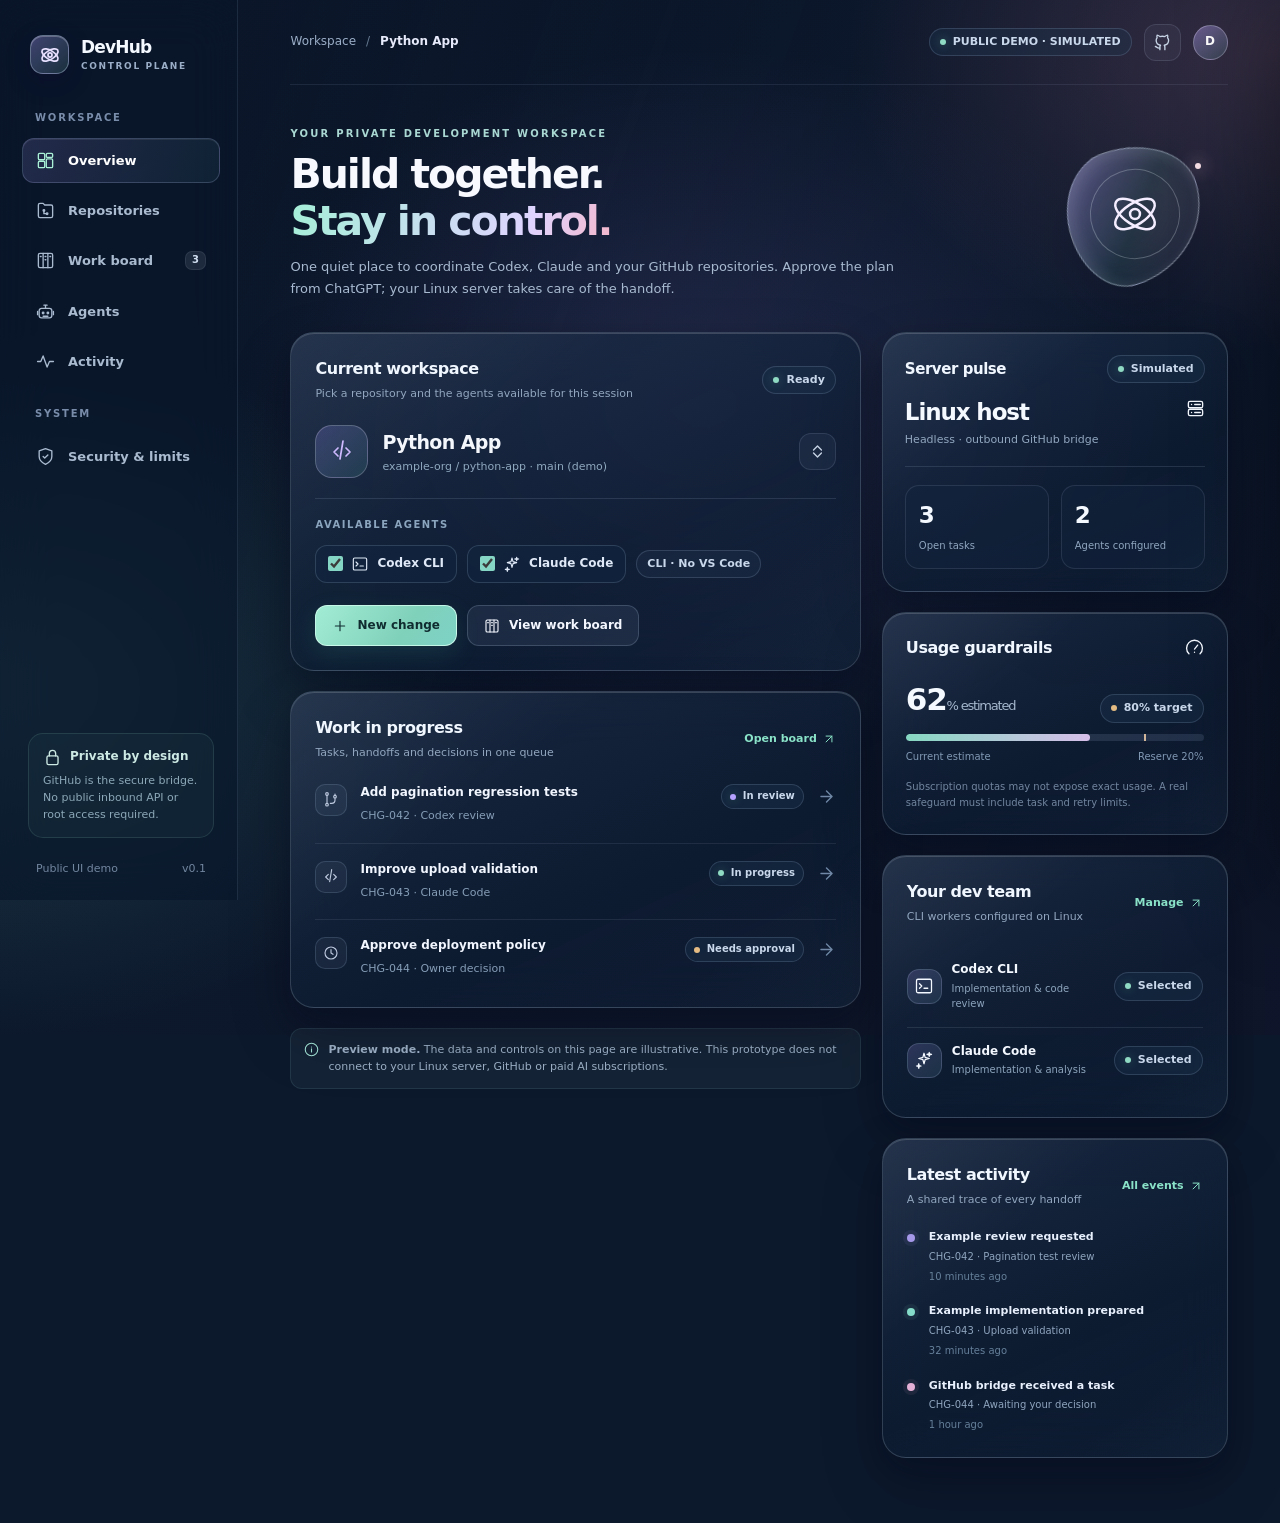
<file: index.html>
<!doctype html>
<html lang="en">
<head>
  <meta charset="utf-8">
  <meta name="viewport" content="width=device-width, initial-scale=1, viewport-fit=cover">
  <meta name="theme-color" content="#0c182c">
  <meta name="description" content="Dev Coordination Hub — interactive, mobile-first UI concept based on Glassmorphism Pro.">
  <title>Dev Coordination Hub — Interactive Demo</title>
  <!-- Actual CSS from the user's public GitHub repository. The inline styles
       below also provide an offline fallback and application-specific layout. -->
  <link rel="stylesheet" href="https://vgarcan.github.io/botstrap-css-styles/themes/glassmorphism-pro.css">
  <style>
    /* Application-only styles. The source theme is loaded separately above.
       We reuse the theme's semantic and organic-glass design tokens. */
    :root {
      --theme-primary: #6742b1;
      --theme-secondary: #76d0b8;
      --theme-accent: #e7a4b5;
      --glass-organic-canvas: #0c182c;
      --glass-organic-surface: rgba(13,29,53,.56);
      --glass-organic-edge: rgba(223,241,255,.34);
      --glass-organic-highlight: rgba(245,252,255,.46);
      --glass-organic-radius-card: 26px;
      --glass-organic-elevation: inset 0 1px 0 rgba(255,255,255,.16),0 12px 30px rgba(2,8,24,.22),0 28px 64px rgba(3,9,27,.2);
      --dc-text: #f4f8ff;
      --dc-muted: #9baec7;
      --dc-quiet: #72869f;
      --dc-glass: rgba(17,35,59,.48);
      --dc-border: rgba(180,211,244,.15);
      --dc-teal: #8ae3c8;
      --dc-violet: #ad9aff;
      --dc-pink: #f3b2ce;
      --dc-yellow: #eacb93;
      --dc-aside: 238px;
    }
    * {box-sizing:border-box}
    html{min-height:100%;scroll-behavior:smooth}
    body{margin:0;min-height:100vh;background:#0c182c!important;color:var(--dc-text)!important;font-family:Inter,ui-sans-serif,system-ui,-apple-system,BlinkMacSystemFont,"Segoe UI",sans-serif!important;line-height:1.48;overflow-x:hidden}
    body:before{content:"";position:fixed;inset:-15%;z-index:-3;pointer-events:none;background:radial-gradient(ellipse 32% 32% at 88% 16%,rgba(237,140,169,.23),transparent 80%),radial-gradient(ellipse 38% 38% at 10% 70%,rgba(103,205,189,.19),transparent 80%),radial-gradient(ellipse 35% 38% at 54% 46%,rgba(147,130,220,.17),transparent 80%),linear-gradient(145deg,#0b1528,#0c182c 55%,#10162b)}
    body:after{content:"";position:fixed;z-index:-2;inset:0;pointer-events:none;background:linear-gradient(110deg,rgba(12,24,44,.25),transparent 42%,rgba(12,24,44,.32));}
    a{color:inherit;text-decoration:none}
    button,input,select,textarea{font:inherit}
    button{cursor:pointer;color:inherit}
    button:disabled{opacity:.42;cursor:not-allowed}
    button:focus-visible,input:focus-visible,select:focus-visible,textarea:focus-visible,a:focus-visible{outline:2px solid var(--dc-teal);outline-offset:3px}
    .dc-icon{display:inline-flex;flex:none;line-height:0;vertical-align:middle}
    .dc-icon svg{stroke:currentColor;fill:none;stroke-width:1.7;stroke-linecap:round;stroke-linejoin:round;width:19px;height:19px}
    .dc-app{display:flex;min-height:100vh}
    .dc-sidebar{width:var(--dc-aside);position:fixed;z-index:30;inset:0 auto 0 0;display:flex;flex-direction:column;padding:29px 17px 21px 22px;border-right:1px solid rgba(183,216,246,.11);background:rgba(9,22,42,.54);backdrop-filter:blur(24px)}
    .dc-brand{display:flex;gap:12px;align-items:center;padding:6px 8px 37px}
    .dc-logo{width:39px;height:39px;display:grid;place-items:center;flex:none;border-radius:13px;background:linear-gradient(138deg,rgba(176,162,255,.34),rgba(118,208,184,.15));border:1px solid rgba(212,227,255,.35);box-shadow:inset 0 1px rgba(255,255,255,.24),0 8px 23px rgba(15,8,53,.27)}
    .dc-logo .dc-icon svg{width:22px;height:22px;stroke:#e7e0ff;stroke-width:1.9}
    .dc-brand-name{font-weight:750;letter-spacing:-.8px;font-size:17px;line-height:1.12}
    .dc-brand-name small{display:block;font-size:9px;font-weight:700;letter-spacing:1.65px;color:var(--dc-muted);margin-top:4px;text-transform:uppercase}
    .dc-nav-label{font-size:10px;letter-spacing:1.8px;text-transform:uppercase;color:#798daa;font-weight:700;margin:0 0 12px 13px}
    .dc-sidebar-nav{display:grid;gap:5px}
    .dc-nav-item{appearance:none;border:1px solid transparent;display:flex;align-items:center;gap:13px;width:100%;text-align:left;padding:12px 13px;border-radius:12px;background:transparent;color:#aabbd0;font-weight:550;font-size:13px;transition:background .2s,color .2s,border-color .2s}
    .dc-nav-item:hover{background:rgba(185,209,255,.065);color:#fff}
    .dc-nav-item.is-active{background:linear-gradient(110deg,rgba(163,149,241,.17),rgba(108,199,196,.075));color:#fff;border-color:rgba(196,209,255,.2);box-shadow:inset 0 1px rgba(255,255,255,.08)}
    .dc-nav-item.is-active .dc-icon{color:#a9f0d7}
    .dc-nav-count{margin-left:auto;background:rgba(231,241,255,.095);border:1px solid rgba(231,241,255,.08);color:#d0ddf0;border-radius:7px;padding:1px 6px;font-size:10px}
    .dc-nav-spacer{height:23px}
    .dc-side-bottom{margin-top:auto;padding:10px 6px 0}
    .dc-side-security{border:1px solid rgba(149,211,192,.14);border-radius:15px;background:rgba(59,105,105,.1);padding:14px}
    .dc-side-security strong{display:flex;gap:8px;align-items:center;color:#cde9e3;font-size:12px;margin-bottom:5px}
    .dc-side-security p{color:#8da8b8;font-size:11px;margin:0;line-height:1.55}
    .dc-side-version{display:flex;justify-content:space-between;margin:23px 8px 2px;color:var(--dc-quiet);font-size:11px}
    .dc-main{margin-left:var(--dc-aside);width:calc(100% - var(--dc-aside));min-width:0;padding:0 clamp(20px,4.1vw,64px) 65px}
    .dc-topbar{display:flex;align-items:center;justify-content:space-between;gap:14px;height:85px;border-bottom:1px solid rgba(201,220,255,.09)}
    .dc-top-left{display:flex;gap:10px;align-items:center;font-size:12px;color:var(--dc-muted)}
    .dc-top-left strong{color:#e6eafa;font-weight:600}
    .dc-top-right{display:flex;gap:12px;align-items:center}
    .dc-icon-button{width:37px;height:37px;display:grid;place-items:center;border-radius:12px;background:rgba(201,218,255,.05);border:1px solid rgba(201,218,255,.12);color:#c6d3e5}
    .dc-icon-button:hover{background:rgba(201,218,255,.12)}
    .dc-pill{display:inline-flex;align-items:center;gap:7px;border-radius:100px;border:1px solid rgba(185,208,242,.17);padding:5px 10px;color:#cad8ec;font-size:11px;font-weight:600;white-space:nowrap;background:rgba(30,55,80,.35)}
    .dc-pill .dc-dot{width:6px;height:6px;border-radius:50%;background:#8fdac2;box-shadow:0 0 10px rgba(118,208,184,.35)}
    .dc-pill.amber .dc-dot{background:#e4bc83;box-shadow:none}
    .dc-pill.violet .dc-dot{background:#b5a2ff}
    .dc-pill.pink .dc-dot{background:#efa5bd}
    .dc-pill.subtle{background:rgba(110,145,184,.065)}
    .dc-avatar{height:35px;width:35px;display:grid;place-items:center;border-radius:50%;border:1px solid rgba(239,228,255,.3);background:linear-gradient(145deg,rgba(175,151,235,.47),rgba(91,171,160,.19));font-size:12px;font-weight:700;color:#fff}
    .dc-eyebrow{font-size:10px;letter-spacing:2.2px;text-transform:uppercase;color:#a9d7d2;font-weight:750}
    .dc-hero{display:flex;justify-content:space-between;gap:22px;align-items:center;padding:42px 0 32px;position:relative}
    .dc-hero h1{font-weight:730;font-size:clamp(30px,3.2vw,45px);letter-spacing:-2px;line-height:1.15;margin:9px 0 11px;color:#f7f9ff}
    .dc-hero h1 em{font-style:normal;background:linear-gradient(110deg,#a4efd7,#dfd4ff 74%,#f3b6ca);-webkit-background-clip:text;background-clip:text;color:transparent}
    .dc-hero p{font-size:13px;line-height:1.7;color:#a8bad0;max-width:610px;margin:0}
    .dc-hero-bubble{width:142px;height:142px;position:relative;flex:none;margin-right:22px;display:grid;place-items:center}
    .dc-hero-bubble:before{content:"";position:absolute;inset:3px;border-radius:42% 58% 65% 35% / 52% 41% 59% 48%;transform:rotate(-18deg);background:linear-gradient(130deg,rgba(175,159,255,.42),rgba(98,173,165,.15) 52%,rgba(234,141,186,.18));border:1px solid rgba(223,241,255,.44);box-shadow:inset 4px 5px 16px rgba(247,253,255,.15),inset -12px -15px 25px rgba(12,30,50,.36),0 28px 60px rgba(4,8,24,.18);backdrop-filter:blur(13px)}
    .dc-hero-bubble:after{content:"";position:absolute;inset:26px;border:1px solid rgba(240,250,255,.25);border-radius:50%;transform:rotate(25deg)}
    .dc-hero-bubble>.dc-icon{position:relative;z-index:2;color:#f4edff}
    .dc-hero-bubble>.dc-icon svg{height:54px;width:54px;stroke-width:1.1}
    .dc-hero-glint{position:absolute;z-index:3;top:20px;right:5px;background:#f6dfe5;width:6px;height:6px;border-radius:50%;box-shadow:0 0 16px #efbadf,0 0 36px rgba(255,200,243,.8)}
    .dc-layout{display:grid;grid-template-columns:minmax(0,1.65fr) minmax(270px,1fr);gap:21px;align-items:start}
    .dc-stack{display:grid;gap:20px;min-width:0}
    .dc-panel{position:relative;isolation:isolate;background:linear-gradient(155deg,rgba(32,50,78,.66),rgba(14,30,52,.64) 60%,rgba(15,31,56,.48));border:1px solid rgba(223,241,255,.17);border-radius:24px;box-shadow:var(--glass-organic-elevation);backdrop-filter:blur(24px);-webkit-backdrop-filter:blur(24px);overflow:hidden}
    .dc-panel:before{content:"";position:absolute;pointer-events:none;z-index:-1;inset:0;border-radius:inherit;background:linear-gradient(140deg,rgba(246,252,255,.055),transparent 34%,transparent 78%,rgba(152,226,207,.025))}
    .dc-panel-inner{padding:24px}
    .dc-section-head{display:flex;align-items:center;justify-content:space-between;gap:12px;margin-bottom:21px}
    .dc-section-head h2{font-size:16px;font-weight:700;letter-spacing:-.45px;margin:0;color:#f1f7ff}
    .dc-section-head p{font-size:11px;color:#92a7bf;margin:5px 0 0}
    .dc-link{border:0;background:transparent;display:inline-flex;gap:5px;align-items:center;color:var(--dc-teal);font-size:11px;font-weight:700;padding:7px 0;white-space:nowrap}
    .dc-link:hover{color:white}
    .dc-link .dc-icon svg{width:14px;height:14px}
    .dc-repo-row{display:flex;align-items:center;gap:14px;min-width:0;padding:2px 0 19px}
    .dc-repo-icon{height:53px;width:53px;border:1px solid rgba(238,231,255,.24);border-radius:17px;display:grid;place-items:center;background:linear-gradient(135deg,rgba(138,128,227,.27),rgba(88,188,173,.15));flex:none}
    .dc-repo-icon .dc-icon svg{width:24px;height:24px;stroke:#cfbaff}
    .dc-repo-info{min-width:0;flex:1}
    .dc-repo-info strong{display:block;font-size:19px;letter-spacing:-.6px;color:#f4f7fc}
    .dc-repo-info span{display:block;font-size:11px;color:#8fa9bf;margin-top:3px;white-space:nowrap;overflow:hidden;text-overflow:ellipsis}
    .dc-separator{height:1px;background:rgba(205,225,255,.12);margin:1px 0}
    .dc-sub-label{font-size:10px;letter-spacing:1.5px;text-transform:uppercase;color:#8ba5be;font-weight:750;margin:19px 0 12px}
    .dc-agent-choice-row{display:flex;align-items:center;gap:10px;flex-wrap:wrap}
    .dc-agent-choice{display:flex;gap:9px;align-items:center;border:1px solid rgba(195,221,248,.16);border-radius:12px;background:rgba(19,39,64,.56);padding:9px 12px;color:#e0e9f7;font-size:12px;font-weight:650;user-select:none;cursor:pointer;transition:.18s}
    .dc-agent-choice:hover{border-color:rgba(188,213,242,.32)}
    .dc-agent-choice input{accent-color:#86d6c5;margin:0;width:15px;height:15px;cursor:pointer}
    .dc-agent-choice .dc-icon svg{width:16px;height:16px}
    .dc-action-row{display:flex;gap:10px;align-items:center;flex-wrap:wrap;margin-top:22px}
    .dc-btn{display:inline-flex;align-items:center;justify-content:center;gap:9px;background:rgba(190,211,246,.08);color:#f4f7ff;border:1px solid rgba(210,230,255,.18);border-radius:12px;padding:11px 16px;font-size:12px;font-weight:700;min-height:40px;transition:transform .16s,background .16s,border-color .16s;box-shadow:none;text-decoration:none}
    .dc-btn:hover:not(:disabled){transform:translateY(-1px);background:rgba(190,211,246,.14)}
    .dc-btn.primary{color:#102c30;background:linear-gradient(125deg,#a2ecd4,#80d1ba 63%,#7dd2c6);border:1px solid rgba(213,255,241,.8);box-shadow:0 8px 25px rgba(63,186,164,.14)}
    .dc-btn.primary:hover{background:linear-gradient(125deg,#bcffe8,#88dfca)}
    .dc-btn.ghost{background:transparent;border-color:transparent;color:#a9bad0}
    .dc-btn.ghost:hover{color:#fff}
    .dc-btn .dc-icon svg{width:16px;height:16px}
    .dc-footnote{font-size:10px;color:var(--dc-quiet);line-height:1.6}
    .dc-callout{font-size:11px;color:#9fb3c9;padding:12px 13px;background:rgba(135,191,198,.065);border:1px solid rgba(135,191,198,.13);border-radius:12px;line-height:1.6;display:flex;gap:9px;align-items:flex-start}
    .dc-callout .dc-icon{color:#a5e7d9;margin-top:1px}
    .dc-callout .dc-icon svg{width:15px;height:15px}
    .dc-worklist{display:grid;gap:0;margin-top:-6px}
    .dc-workitem{display:flex;gap:13px;align-items:flex-start;text-align:left;border:0;border-bottom:1px solid rgba(216,233,255,.085);background:none;padding:17px 0;width:100%;min-width:0;transition:background .15s}
    .dc-workitem:first-child{padding-top:8px}
    .dc-workitem:last-child{border-bottom:0;padding-bottom:4px}
    .dc-workitem:hover .dc-worktitle{color:#a9f0dc}
    .dc-work-icon{width:32px;height:32px;flex:none;border:1px solid rgba(186,219,247,.15);border-radius:10px;display:grid;place-items:center;color:#bdc9de;background:rgba(190,213,247,.055)}
    .dc-work-icon .dc-icon svg{width:16px;height:16px}
    .dc-workbody{flex:1;min-width:0}
    .dc-worktitle{font-size:12px;font-weight:700;color:#f1f6ff;display:block;white-space:nowrap;overflow:hidden;text-overflow:ellipsis;transition:color .15s}
    .dc-workmeta{font-size:11px;color:#869eb7;margin-top:5px;line-height:1.5}
    .dc-workitem .dc-pill{font-size:10px;padding:4px 8px}
    .dc-workitem .dc-icon.chevron{margin-top:3px;color:#7189a7}
    .dc-righttop{position:relative;padding:22px}
    .dc-righttop h2{font-size:15px;margin:0;font-weight:720}
    .dc-server-meta{display:flex;justify-content:space-between;align-items:flex-start;gap:8px;margin:16px 0 18px}
    .dc-server-main{font-size:23px;letter-spacing:-1.1px;font-weight:780;line-height:1.2}
    .dc-server-sub{color:#92a8c0;font-size:11px;margin-top:5px}
    .dc-pulse{display:grid;grid-template-columns:1fr 1fr;gap:12px;margin-top:18px}
    .dc-pulse>div{padding:12px 13px;border-radius:14px;border:1px solid rgba(212,226,250,.11);background:rgba(20,39,65,.36)}
    .dc-pulse strong{font-size:23px;letter-spacing:-1px;font-weight:760;display:block}
    .dc-pulse span{font-size:10px;color:#90a6bf}
    .dc-usage{padding:23px}
    .dc-usage-top{display:flex;align-items:flex-end;justify-content:space-between;gap:7px;margin-top:17px}
    .dc-usage-value{font-size:31px;font-weight:760;letter-spacing:-1.2px}
    .dc-usage-value span{font-size:13px;font-weight:500;color:#a6b9ce}
    .dc-progress{height:7px;background:rgba(185,214,248,.12);border-radius:20px;overflow:hidden;position:relative;margin:11px 0 9px}
    .dc-progress>span{display:block;width:62%;height:100%;border-radius:20px;background:linear-gradient(90deg,#86d8c2,#d6bee9)}
    .dc-progress:after{content:"";position:absolute;top:0;bottom:0;left:80%;border-left:2px solid rgba(245,209,172,.84)}
    .dc-usage-scale{display:flex;justify-content:space-between;font-size:10px;color:#829ab5}
    .dc-agent-status{display:flex;justify-content:space-between;gap:10px;align-items:center;padding:15px 0}
    .dc-agent-status+.dc-agent-status{border-top:1px solid rgba(210,230,255,.1)}
    .dc-agent-left{display:flex;gap:10px;align-items:center}
    .dc-agent-mark{height:35px;width:35px;border-radius:12px;display:grid;place-items:center;background:linear-gradient(140deg,rgba(153,136,224,.22),rgba(87,141,161,.19));border:1px solid rgba(207,229,255,.17)}
    .dc-agent-mark .dc-icon svg{width:18px;height:18px}
    .dc-agent-left strong{display:block;font-size:12px}
    .dc-agent-left small{display:block;font-size:10px;color:#8da5bc;margin-top:3px}
    .dc-feed{display:grid;gap:19px;margin-top:16px}
    .dc-event{display:grid;grid-template-columns:9px 1fr;gap:13px;align-items:start}
    .dc-event-marker{height:8px;width:8px;border-radius:50%;margin-top:5px;background:#a698e9;box-shadow:0 0 0 4px rgba(173,154,255,.08)}
    .dc-event-marker.teal{background:#85dcc8;box-shadow:0 0 0 4px rgba(139,218,195,.08)}
    .dc-event-marker.pink{background:#e4b0d6;box-shadow:0 0 0 4px rgba(231,166,196,.07)}
    .dc-event strong{display:block;font-size:11px;color:#e8f0fd;line-height:1.5}
    .dc-event p{color:#8fa5be;font-size:10px;line-height:1.6;margin:3px 0 0}
    .dc-event time{display:block;color:#66809a;font-size:10px;margin-top:5px}
    .dc-view{display:none;animation:dc-reveal .25s ease}
    .dc-view.is-visible{display:block}
    @keyframes dc-reveal{from{opacity:.3;transform:translateY(7px)}to{opacity:1;transform:translateY(0)}}
    .dc-grid-repo{display:grid;grid-template-columns:repeat(2,minmax(0,1fr));gap:15px}
    .dc-repo-card{display:flex;flex-direction:column;gap:14px;padding:22px;text-align:left;color:inherit;min-height:200px;cursor:pointer}
    .dc-repo-card:hover{border-color:rgba(164,234,213,.47);transform:translateY(-2px);transition:.17s}
    .dc-repo-card .dc-repo-info strong{font-size:16px}
    .dc-repo-card .dc-repo-icon{width:44px;height:44px;border-radius:13px}
    .dc-card-footer{margin-top:auto;display:flex;justify-content:space-between;align-items:center;color:#8ba2b9;font-size:11px}
    .dc-view-intro{display:flex;align-items:flex-start;justify-content:space-between;gap:18px;margin-bottom:20px}
    .dc-view-intro h2{font-size:21px;letter-spacing:-.75px;margin:0 0 7px}
    .dc-view-intro p{margin:0;color:#9db1c9;font-size:12px;line-height:1.7}
    .dc-board{display:grid;grid-template-columns:repeat(3,minmax(0,1fr));gap:14px}
    .dc-board-col{min-width:0;padding:16px;border-radius:19px;border:1px solid rgba(194,219,246,.11);background:rgba(11,27,49,.32)}
    .dc-board-col>header{font-size:12px;font-weight:720;margin:0 0 15px;display:flex;gap:8px;align-items:center}
    .dc-board-card{padding:15px;border-radius:14px;background:linear-gradient(150deg,rgba(35,53,79,.7),rgba(19,40,64,.64));border:1px solid rgba(207,226,252,.16);margin-bottom:10px;text-align:left;width:100%;display:block}
    .dc-board-card strong{font-size:12px;display:block;margin-bottom:7px;line-height:1.48}
    .dc-board-card small{font-size:10px;color:#96abc4;display:block}
    .dc-board-card .dc-pill{margin-top:12px}
    .dc-control-card{padding:20px}
    .dc-agent-detail-row{display:flex;gap:18px;align-items:center;justify-content:space-between}
    .dc-toggle{display:inline-flex;cursor:pointer;align-items:center;gap:9px;color:#91a9c1;font-size:11px}
    .dc-toggle input{width:32px;height:18px;accent-color:#78d8c0;cursor:pointer}
    .dc-field{display:grid;gap:7px;margin-bottom:15px}
    .dc-field label{font-size:11px;color:#b6c9df;font-weight:650}
    .dc-input{width:100%;background:rgba(8,24,47,.6);border:1px solid rgba(207,229,255,.2);border-radius:12px;padding:12px;color:#f5f9ff;font-size:13px;outline:none;resize:vertical}
    .dc-input:focus{border-color:rgba(144,226,205,.75)}
    .dc-input::placeholder{color:#70849c}
    .dc-input option{background:#142b47;color:white}
    .dc-modal-shade{position:fixed;z-index:100;inset:0;background:rgba(3,12,27,.72);backdrop-filter:blur(8px);display:none;align-items:center;justify-content:center;padding:16px}
    .dc-modal-shade.show{display:flex}
    .dc-modal{width:min(510px,100%);padding:24px;max-height:88vh;overflow:auto}
    .dc-modal-title{display:flex;align-items:center;justify-content:space-between;gap:9px;margin-bottom:18px}
    .dc-modal-title h2{margin:0;font-size:19px;letter-spacing:-.6px}
    .dc-detail-shade{position:fixed;inset:0;background:rgba(3,12,27,.65);z-index:90;display:none}
    .dc-detail-shade.show{display:block}
    .dc-detail{position:fixed;right:0;top:0;bottom:0;z-index:91;width:min(470px,100%);padding:27px;background:linear-gradient(145deg,rgba(27,46,75,.96),rgba(10,25,46,.97));box-shadow:-20px 0 80px rgba(0,0,0,.35);border-left:1px solid rgba(204,230,255,.17);transform:translateX(101%);transition:transform .24s;overflow:auto}
    .dc-detail.show{transform:translateX(0)}
    .dc-detail h2{font-size:24px;line-height:1.25;letter-spacing:-.8px;margin:12px 0}
    .dc-detail p{color:#a7bad0;font-size:13px;line-height:1.75}
    .dc-detail .dc-section-head{margin-bottom:8px}
    .dc-detail-section{padding:17px 0;border-top:1px solid rgba(204,230,255,.1)}
    .dc-detail-section strong{font-size:11px;color:#c5d7ea;text-transform:uppercase;letter-spacing:1px}
    .dc-detail-section div{font-size:12px;color:#a9bfd1;margin-top:7px;line-height:1.6}
    .dc-toast{position:fixed;z-index:120;right:22px;bottom:22px;max-width:380px;display:flex;gap:11px;align-items:center;padding:13px 16px;border-radius:13px;background:#1b3a4a;border:1px solid rgba(169,240,214,.32);box-shadow:0 18px 50px #04101a99;color:#e4f8f3;font-size:12px;opacity:0;transform:translateY(12px);pointer-events:none;transition:.22s}
    .dc-toast.show{opacity:1;transform:translateY(0)}
    .dc-mobilebar{display:none}
    .dc-mobile-menu-button{display:none}
    .dc-table{width:100%;border-collapse:collapse;text-align:left;font-size:12px}
    .dc-table td,.dc-table th{border-bottom:1px solid rgba(204,230,255,.11);padding:13px 8px;vertical-align:middle}
    .dc-table th{font-size:10px;letter-spacing:1px;text-transform:uppercase;color:#8ba4bd}
    .dc-table td{color:#c4d2e4}
    .dc-table tr:last-child td{border:0}
    .dc-logo-orbit{transform:rotate(-8deg)}
    @media (max-width:1210px){.dc-layout{grid-template-columns:minmax(0,1.3fr) minmax(248px,1fr)}.dc-hero-bubble{margin-right:0;width:110px;height:110px}.dc-hero-bubble>.dc-icon svg{width:42px;height:42px}.dc-main{padding-left:28px;padding-right:28px}.dc-panel-inner{padding:21px}}
    @media (max-width:1020px){.dc-layout{grid-template-columns:1fr}.dc-rightcol{display:grid;grid-template-columns:1fr 1fr;gap:18px}.dc-rightcol .dc-stack{gap:18px}.dc-sidebar{width:215px}.dc-main{margin-left:215px;width:calc(100% - 215px)}.dc-hero-bubble{display:none}.dc-grid-repo{grid-template-columns:repeat(2,minmax(0,1fr))}}
    @media (max-width:760px){
      .dc-sidebar{display:none}.dc-main{margin:0;width:100%;padding:0 16px 95px}.dc-topbar{height:65px}.dc-top-left{font-size:11px;white-space:nowrap}.dc-top-left>span{display:none}.dc-top-right{gap:8px}.dc-top-right .dc-pill{font-size:10px;padding:5px 8px}.dc-avatar{height:31px;width:31px}.dc-mobile-menu-button{display:grid}.dc-hero{padding:31px 4px 25px}.dc-hero h1{font-size:33px;letter-spacing:-1.5px}.dc-hero p{font-size:12px}.dc-layout{gap:15px}.dc-stack{gap:15px}.dc-panel{border-radius:20px}.dc-panel-inner{padding:19px}.dc-repo-info strong{font-size:17px}.dc-repo-icon{width:48px;height:48px}.dc-rightcol{grid-template-columns:1fr;gap:15px}.dc-mobilebar{display:flex;z-index:50;position:fixed;bottom:0;left:0;right:0;background:rgba(10,23,43,.94);border-top:1px solid rgba(218,237,255,.16);backdrop-filter:blur(22px);padding:8px 5px max(9px,env(safe-area-inset-bottom));justify-content:space-around}.dc-mobile-nav{display:grid;justify-items:center;gap:4px;color:#89a0b8;font-size:9px;font-weight:600;border:0;background:none;min-width:61px;padding:6px 4px}.dc-mobile-nav.is-active{color:#abe8d6}.dc-mobile-nav .dc-icon svg{width:20px;height:20px}.dc-grid-repo{grid-template-columns:1fr}.dc-board{grid-template-columns:1fr}.dc-board-col{padding:15px}.dc-view-intro{flex-wrap:wrap}.dc-toast{left:16px;right:16px;bottom:88px}.dc-modal{padding:20px}.dc-table{font-size:10px}.dc-table td,.dc-table th{padding:11px 5px}
    }
    @media (max-width:380px){.dc-main{padding-left:12px;padding-right:12px}.dc-hero h1{font-size:29px}.dc-repo-row{gap:10px}.dc-repo-info strong{font-size:15px}.dc-agent-choice-row{gap:7px}.dc-agent-choice{padding:8px 9px}.dc-btn{padding:10px 12px}}
    @media (prefers-reduced-motion:reduce){*,*:before,*:after{animation-duration:.01ms!important;transition-duration:.01ms!important;scroll-behavior:auto!important}}
  </style>
</head>
<body>
<div class="dc-app" id="app">
  <aside class="dc-sidebar" aria-label="Main navigation">
    <div class="dc-brand"><div class="dc-logo"><span data-icon="orbit"></span></div><div class="dc-brand-name">DevHub <small>Control plane</small></div></div>
    <p class="dc-nav-label">Workspace</p>
    <nav class="dc-sidebar-nav">
      <button class="dc-nav-item is-active" data-nav="overview"><span data-icon="layout-dashboard"></span>Overview</button>
      <button class="dc-nav-item" data-nav="repositories"><span data-icon="folder-git"></span>Repositories</button>
      <button class="dc-nav-item" data-nav="board"><span data-icon="kanban"></span>Work board <span class="dc-nav-count" id="nav-task-count">3</span></button>
      <button class="dc-nav-item" data-nav="agents"><span data-icon="bot"></span>Agents</button>
      <button class="dc-nav-item" data-nav="activity"><span data-icon="activity"></span>Activity</button>
    </nav>
    <div class="dc-nav-spacer"></div><p class="dc-nav-label">System</p>
    <nav class="dc-sidebar-nav"><button class="dc-nav-item" data-nav="settings"><span data-icon="shield"></span>Security & limits</button></nav>
    <div class="dc-side-bottom"><div class="dc-side-security"><strong><span data-icon="lock"></span> Private by design</strong><p>GitHub is the secure bridge. No public inbound API or root access required.</p></div><div class="dc-side-version"><span>Public UI demo</span><span>v0.1</span></div></div>
  </aside>
  <main class="dc-main">
    <header class="dc-topbar"><div class="dc-top-left"><button class="dc-icon-button dc-mobile-menu-button" id="mobile-repos" title="Choose repository" aria-label="Choose repository"><span data-icon="layers"></span></button><span>Workspace</span><span style="color:#657990">/</span><strong id="crumb-name">Python App</strong></div><div class="dc-top-right"><span class="dc-pill"><span class="dc-dot"></span> PUBLIC DEMO · SIMULATED</span><button class="dc-icon-button" id="top-github" title="Open source GitHub project"><span data-icon="github"></span></button><div class="dc-avatar" aria-label="Sample profile">D</div></div></header>

    <section class="dc-view is-visible" data-view="overview">
      <div class="dc-hero"><div><div class="dc-eyebrow">YOUR PRIVATE DEVELOPMENT WORKSPACE</div><h1>Build together.<br><em>Stay in control.</em></h1><p>One quiet place to coordinate Codex, Claude and your GitHub repositories. Approve the plan from ChatGPT; your Linux server takes care of the handoff.</p></div><div class="dc-hero-bubble" aria-hidden="true"><span data-icon="orbit"></span><span class="dc-hero-glint"></span></div></div>
      <div class="dc-layout">
        <div class="dc-stack">
          <section class="dc-panel card"><div class="dc-panel-inner"><div class="dc-section-head"><div><h2>Current workspace</h2><p>Pick a repository and the agents available for this session</p></div><span class="dc-pill"><span class="dc-dot"></span> Ready</span></div>
            <div class="dc-repo-row"><div class="dc-repo-icon"><span data-icon="code-2"></span></div><div class="dc-repo-info"><strong id="current-repo-name">Python App</strong><span id="current-repo-slug">example-org / python-app · main (demo)</span></div><button class="dc-icon-button" id="choose-repo" title="Switch repository" aria-label="Switch repository"><span data-icon="chevrons-up-down"></span></button></div>
            <div class="dc-separator"></div><div class="dc-sub-label">Available agents</div>
            <div class="dc-agent-choice-row"><label class="dc-agent-choice"><input id="overview-codex" type="checkbox" checked><span data-icon="terminal"></span>Codex CLI</label><label class="dc-agent-choice"><input id="overview-claude" type="checkbox" checked><span data-icon="sparkles"></span>Claude Code</label><span class="dc-pill subtle">CLI · No VS Code</span></div>
            <div class="dc-action-row"><button class="dc-btn primary" data-action="new-change"><span data-icon="plus"></span> New change</button><button class="dc-btn" data-action="board"><span data-icon="kanban"></span> View work board</button></div>
          </div></section>
          <section class="dc-panel card"><div class="dc-panel-inner"><div class="dc-section-head"><div><h2>Work in progress</h2><p>Tasks, handoffs and decisions in one queue</p></div><button class="dc-link" data-action="board">Open board <span data-icon="arrow-up-right"></span></button></div><div class="dc-worklist" id="overview-worklist"></div></div></section>
          <div class="dc-callout"><span data-icon="info"></span><div><strong>Preview mode.</strong> The data and controls on this page are illustrative. This prototype does not connect to your Linux server, GitHub or paid AI subscriptions.</div></div>
        </div>
        <div class="dc-stack dc-rightcol">
          <section class="dc-panel card"><div class="dc-righttop"><div class="dc-section-head" style="margin-bottom:4px"><h2>Server pulse</h2><span class="dc-pill"><span class="dc-dot"></span> Simulated</span></div><div class="dc-server-meta"><div><div class="dc-server-main">Linux host</div><div class="dc-server-sub">Headless · outbound GitHub bridge</div></div><span data-icon="server" style="color:#a1d6d1;margin-top:2px"></span></div><div class="dc-separator"></div><div class="dc-pulse"><div><strong id="metric-tasks">3</strong><span>Open tasks</span></div><div><strong>2</strong><span>Agents configured</span></div></div></div></section>
          <section class="dc-panel card"><div class="dc-usage"><div class="dc-section-head" style="margin-bottom:0"><h2>Usage guardrails</h2><span data-icon="gauge" style="color:#b6a4f5"></span></div><div class="dc-usage-top"><div class="dc-usage-value">62<span>% estimated</span></div><span class="dc-pill amber"><span class="dc-dot"></span> 80% target</span></div><div class="dc-progress"><span></span></div><div class="dc-usage-scale"><span>Current estimate</span><span>Reserve 20%</span></div><p class="dc-footnote" style="margin:15px 0 0">Subscription quotas may not expose exact usage. A real safeguard must include task and retry limits.</p></div></section>
          <section class="dc-panel card"><div class="dc-panel-inner"><div class="dc-section-head"><div><h2>Your dev team</h2><p>CLI workers configured on Linux</p></div><button class="dc-link" data-action="agents">Manage <span data-icon="arrow-up-right"></span></button></div><div id="team-status"></div></div></section>
          <section class="dc-panel card"><div class="dc-panel-inner"><div class="dc-section-head"><div><h2>Latest activity</h2><p>A shared trace of every handoff</p></div><button class="dc-link" data-action="activity">All events <span data-icon="arrow-up-right"></span></button></div><div class="dc-feed" id="activity-preview"></div></div></section>
        </div>
      </div>
    </section>

    <section class="dc-view" data-view="repositories">
      <div class="dc-hero"><div><div class="dc-eyebrow">PROJECT LIBRARY</div><h1>Choose your <em>workspace.</em></h1><p>No setup ceremony. Select an existing repository or prepare a new GitHub import.</p></div><div class="dc-hero-bubble"><span data-icon="folder-git"></span></div></div>
      <div class="dc-view-intro"><div><h2>Repositories</h2><p>Each repository has its own tasks and isolated execution workspaces.</p></div><button class="dc-btn primary" data-action="import"><span data-icon="plus"></span> Add repository</button></div><div class="dc-grid-repo" id="repo-grid"></div>
    </section>

    <section class="dc-view" data-view="board">
      <div class="dc-hero"><div><div class="dc-eyebrow">COORDINATED EXECUTION</div><h1>Work without <em>the noise.</em></h1><p>Codex and Claude exchange structured results. The coordinator manages dependencies; you approve important decisions.</p></div><div class="dc-hero-bubble"><span data-icon="kanban"></span></div></div>
      <div class="dc-view-intro"><div><h2>Work board</h2><p id="board-repo-subtitle">Python App · Demo tasks and approvals</p></div><button class="dc-btn primary" data-action="new-change"><span data-icon="plus"></span> New change</button></div><div class="dc-board" id="board-columns"></div>
    </section>

    <section class="dc-view" data-view="agents">
      <div class="dc-hero"><div><div class="dc-eyebrow">TEAM OPERATIONS</div><h1>Your agents. <em>Your rules.</em></h1><p>Choose who can work on the selected repository. Idle CLI workers do not need a constantly running model.</p></div><div class="dc-hero-bubble"><span data-icon="bot"></span></div></div>
      <div class="dc-grid-repo" id="agent-config-cards"></div>
    </section>

    <section class="dc-view" data-view="activity">
      <div class="dc-hero"><div><div class="dc-eyebrow">AUDIT TRAIL</div><h1>Know what <em>happened.</em></h1><p>Every task, review and approval belongs to the right workspace. No hunting through three separate chat histories.</p></div><div class="dc-hero-bubble"><span data-icon="activity"></span></div></div>
      <section class="dc-panel"><div class="dc-panel-inner"><div class="dc-section-head"><div><h2>Activity stream</h2><p>Latest first · Mock events</p></div><span class="dc-pill subtle" id="activity-counter">3 events</span></div><div class="dc-feed" id="activity-full"></div></div></section>
    </section>

    <section class="dc-view" data-view="settings">
      <div class="dc-hero"><div><div class="dc-eyebrow">SAFE BY DEFAULT</div><h1>Security <em>is the foundation.</em></h1><p>Least privilege, explicit approvals and outbound-only communication are designed into the coordinator from day one.</p></div><div class="dc-hero-bubble"><span data-icon="shield"></span></div></div>
      <div class="dc-grid-repo"><section class="dc-panel dc-control-card"><div class="dc-section-head"><h2>GitHub bridge</h2><span class="dc-pill"><span class="dc-dot"></span> Planned</span></div><div class="dc-callout"><span data-icon="lock"></span>Use private GitHub issues/comments as the coordination channel. No inbound ports required in MVP.</div><div class="dc-sub-label">Inbound API</div><strong style="font-size:16px">Disabled by design</strong><p class="dc-footnote">Server polls authorized GitHub items through outbound HTTPS.</p></section><section class="dc-panel dc-control-card"><div class="dc-section-head"><h2>Execution limits</h2><span class="dc-pill amber"><span class="dc-dot"></span> Concept</span></div><table class="dc-table"><tr><td>Target quota reserve</td><td style="text-align:right;color:#f3f9ff">20%</td></tr><tr><td>Retries per task</td><td style="text-align:right;color:#f3f9ff">2</td></tr><tr><td>Approval to merge</td><td style="text-align:right;color:#9de3cd">Required</td></tr><tr><td>Root access for agents</td><td style="text-align:right;color:#9de3cd">Forbidden</td></tr></table></section></div>
    </section>
  </main>
  <nav class="dc-mobilebar" aria-label="Mobile navigation"><button class="dc-mobile-nav is-active" data-nav="overview"><span data-icon="layout-dashboard"></span>Home</button><button class="dc-mobile-nav" data-nav="repositories"><span data-icon="folder-git"></span>Repos</button><button class="dc-mobile-nav" data-nav="board"><span data-icon="kanban"></span>Tasks</button><button class="dc-mobile-nav" data-nav="agents"><span data-icon="bot"></span>Agents</button><button class="dc-mobile-nav" data-nav="activity"><span data-icon="activity"></span>Feed</button></nav>
</div>

<div class="dc-modal-shade" id="modal-shade" role="presentation"><div class="dc-modal dc-panel" role="dialog" aria-modal="true" aria-labelledby="modal-heading"><div class="dc-modal-title"><h2 id="modal-heading">New change</h2><button class="dc-icon-button" id="modal-close" aria-label="Close"><span data-icon="x"></span></button></div><div id="modal-content"></div></div></div>
<div class="dc-detail-shade" id="detail-shade"></div><aside class="dc-detail" id="task-detail" role="dialog" aria-modal="true" aria-label="Task details"><div id="detail-content"></div></aside>
<div class="dc-toast" id="toast" role="status" aria-live="polite"><span data-icon="check-circle"></span><span id="toast-text">Updated</span></div>

<script>
/**
 * Static concept app: no fetch, no tokens, no subprocesses and no real GitHub
 * writes. Changes live only in this browser tab. An eventual Django app will
 * replace this in-memory state with authenticated server-side operations.
 */
(function () {
  'use strict';
  const paths = {
    'orbit':'<circle cx="12" cy="12" r="2.2"/><ellipse cx="12" cy="12" rx="10" ry="4.7" transform="rotate(33 12 12)"/><ellipse cx="12" cy="12" rx="10" ry="4.7" transform="rotate(-33 12 12)"/>',
    'layout-dashboard':'<rect x="3" y="3" width="8" height="8" rx="1.5"/><rect x="13" y="3" width="8" height="5" rx="1.5"/><rect x="13" y="10" width="8" height="11" rx="1.5"/><rect x="3" y="13" width="8" height="8" rx="1.5"/>',
    'folder-git':'<path d="M3 7V5a2 2 0 0 1 2-2h4l2 2h8a2 2 0 0 1 2 2v12a2 2 0 0 1-2 2H5a2 2 0 0 1-2-2z"/><circle cx="10" cy="12" r="1"/><circle cx="14" cy="16" r="1"/><path d="M10 13v3h4"/>',
    'kanban':'<rect x="3" y="3" width="18" height="18" rx="2"/><path d="M9 3v18M15 3v18M5.5 7h1M11.5 7h1M17.5 7h1M11.5 11h1"/>',
    'bot':'<rect x="4" y="8" width="16" height="12" rx="3"/><path d="M12 8V4m-2 0h4M2 12v4m20-4v4"/><circle cx="9" cy="14" r="1"/><circle cx="15" cy="14" r="1"/><path d="M9 18h6"/>',
    'activity':'<path d="M2 12h4l3-7 5 14 3-7h5"/>',
    'shield':'<path d="M12 22s8-4 8-10V5l-8-3-8 3v7c0 6 8 10 8 10z"/><path d="m9 12 2 2 4-4"/>',
    'lock':'<rect x="5" y="10" width="14" height="11" rx="2"/><path d="M8 10V7a4 4 0 0 1 8 0v3"/>',
    'layers':'<path d="m12 2 9 5-9 5-9-5 9-5Zm-9 10 9 5 9-5M3 17l9 5 9-5"/>',
    'github':'<path d="M9 19c-4 1-4-2-6-2m12 4v-3.1a3.1 3.1 0 0 0-.8-2.4c2.7-.3 5.5-1.3 5.5-6.2a4.8 4.8 0 0 0-1.3-3.3 4.3 4.3 0 0 0-.1-3.3s-1 0-3.4 1.8a11.8 11.8 0 0 0-6.2 0C6.3 2.7 5.3 2.7 5.3 2.7a4.3 4.3 0 0 0-.1 3.3A4.8 4.8 0 0 0 4 9.3c0 4.9 2.8 5.9 5.5 6.2a3.1 3.1 0 0 0-.8 2.4V21"/>',
    'terminal':'<rect x="2" y="3" width="20" height="18" rx="2"/><path d="m6 9 3 3-3 3m6 0h5"/>',
    'sparkles':'<path d="m12 3 1.5 5.5L19 10l-5.5 1.5L12 17l-1.5-5.5L5 10l5.5-1.5L12 3ZM5 17l.6 2.4L8 20l-2.4.6L5 23l-.6-2.4L2 20l2.4-.6L5 17ZM19 2l.5 2L22 4.5 19.5 5 19 7l-.5-2L16 4.5l2.5-.5L19 2Z"/>',
    'code-2':'<path d="m8 8-4 4 4 4m8-8 4 4-4 4m-3-15-3 18"/>',
    'chevrons-up-down':'<path d="m7 10 5-5 5 5m-10 4 5 5 5-5"/>',
    'plus':'<path d="M12 5v14M5 12h14"/>',
    'arrow-up-right':'<path d="M7 17 17 7M7 7h10v10"/>',
    'server':'<rect x="3" y="3" width="18" height="8" rx="2"/><rect x="3" y="13" width="18" height="8" rx="2"/><path d="M7 7h.01M7 17h.01M11 7h7M11 17h7"/>',
    'gauge':'<path d="M12 14 16 9M5 20a10 10 0 1 1 14 0M12 18h.01"/>',
    'info':'<circle cx="12" cy="12" r="10"/><path d="M12 11v5m0-8h.01"/>',
    'git-pull-request':'<circle cx="6" cy="3" r="2"/><path d="M6 5v12"/><circle cx="6" cy="19" r="2"/><circle cx="18" cy="7" r="2"/><path d="M18 9v3a5 5 0 0 1-5 5h-2M18 5V3"/>',
    'clock':'<circle cx="12" cy="12" r="9"/><path d="M12 7v5l3 2"/>',
    'check-circle':'<circle cx="12" cy="12" r="9"/><path d="m8 12 3 3 5-6"/>',
    'arrow-right':'<path d="M5 12h14m-7-7 7 7-7 7"/>',
    'x':'<path d="M18 6 6 18M6 6l12 12"/>',
    'search':'<circle cx="10.5" cy="10.5" r="7"/><path d="m16 16 5 5"/>',
    'check':'<path d="m5 12 4 4L19 6"/>',
    'pause':'<path d="M7 5h4v14H7zm6 0h4v14h-4z"/>',
    'refresh':'<path d="M21 12a9 9 0 0 1-15.4 6.4M3 12A9 9 0 0 1 18.4 5.6M21 4v5h-5M3 20v-5h5"/>',
    'file-code':'<path d="M13 2H6a2 2 0 0 0-2 2v16a2 2 0 0 0 2 2h12a2 2 0 0 0 2-2V9l-7-7Zm0 0v7h7M9 14l-2 2 2 2m6-4 2 2-2 2"/>'
  };
  function icon(name) {return `<span class="dc-icon"><svg aria-hidden="true" viewBox="0 0 24 24">${paths[name]||paths.info}</svg></span>`}
  function icons(root=document) {root.querySelectorAll('[data-icon]').forEach(el=>{el.outerHTML=icon(el.getAttribute('data-icon'))})}
  // Escape all data rendered into HTML. In production this must also be
  // validated server-side; the mock keeps input scoped to browser memory.
  const esc=s=>String(s).replace(/[&<>"']/g,c=>({'&':'&amp;','<':'&lt;','>':'&gt;','"':'&quot;',"'":'&#39;'}[c]));
  const repos=[
    {id:'aihub',name:'Python App',slug:'example-org / python-app · main (demo)',description:'Example Django application and automated tests',lang:'Python · Django',private:true},
    {id:'bootstrap',name:'Design System',slug:'example-org / design-system · main (demo)',description:'Example frontend library and responsive components',lang:'CSS · JavaScript',private:false},
    {id:'minecraft',name:'Container Service',slug:'example-org / container-service · main (demo)',description:'Example container automation and maintenance',lang:'Shell · Docker',private:false}
  ];
  const state={repo:'aihub',agents:{codex:true,claude:true},tasks:[
    {id:'CHG-042',repo:'aihub',title:'Add pagination regression tests',status:'review',owner:'Codex review',summary:'Add tests that cover boundary cases and failure paths for example paginated views.',scope:'Example pagination functions and tests',criteria:'Page boundaries and invalid query parameters are tested; no regressions are introduced.'},
    {id:'CHG-043',repo:'aihub',title:'Improve upload validation',status:'running',owner:'Claude Code',summary:'Validate file types and reject malformed example upload payloads.',scope:'Example file upload endpoint',criteria:'Unsupported files are rejected and existing tests still pass.'},
    {id:'CHG-044',repo:'aihub',title:'Approve deployment policy',status:'approval',owner:'Owner decision',summary:'Review the example deployment rules before implementation.',scope:'Deployment permissions',criteria:'An approved deployment policy with clear permission boundaries.'},
    {id:'CHG-045',repo:'bootstrap',title:'Review mobile navigation',status:'review',owner:'Codex review',summary:'Review responsive navigation and keyboard focus at phone and tablet sizes.',scope:'Example navigation components',criteria:'Visual and accessibility review on the example app.'},
    {id:'CHG-046',repo:'minecraft',title:'Document backup recovery',status:'running',owner:'Claude Code',summary:'Describe a recoverable backup flow for example container volumes.',scope:'Docker backups',criteria:'Backup and restore steps documented and tested on nonproduction files.'}
  ], events:[
    {title:'Example review requested',detail:'CHG-042 · Pagination test review',when:'10 minutes ago',tone:''},
    {title:'Example implementation prepared',detail:'CHG-043 · Upload validation',when:'32 minutes ago',tone:'teal'},
    {title:'GitHub bridge received a task',detail:'CHG-044 · Awaiting your decision',when:'1 hour ago',tone:'pink'}
  ]};
  const statusMap={review:{label:'In review',tone:'violet'},running:{label:'In progress',tone:''},approval:{label:'Needs approval',tone:'amber'},queued:{label:'Queued',tone:'subtle'},done:{label:'Complete',tone:''}};
  const $=(s,root=document)=>root.querySelector(s);
  const $$=(s,root=document)=>Array.from(root.querySelectorAll(s));
  const repo=()=>repos.find(r=>r.id===state.repo);
  const tasks=()=>state.tasks.filter(t=>t.repo===state.repo);
  let toastTimer;
  function toast(text){$('#toast-text').textContent=text;$('#toast').classList.add('show');clearTimeout(toastTimer);toastTimer=setTimeout(()=>$('#toast').classList.remove('show'),3200)}
  function showView(view){$$('[data-view]').forEach(el=>el.classList.toggle('is-visible',el.dataset.view===view));$$('[data-nav]').forEach(el=>{const on=el.dataset.nav===view;el.classList.toggle('is-active',on);if(on)el.setAttribute('aria-current','page');else el.removeAttribute('aria-current')});window.scrollTo({top:0,behavior:'smooth'})}
  function setRepo(id){if(!repos.some(r=>r.id===id))return;state.repo=id;render();showView('overview');toast(`Workspace changed to ${repo().name}`)}
  function pill(status){const st=statusMap[status]||statusMap.queued;return `<span class="dc-pill ${st.tone}"><span class="dc-dot"></span>${st.label}</span>`}
  function renderWork(){const list=tasks();$('#metric-tasks').textContent=list.filter(t=>t.status!=='done').length;$('#nav-task-count').textContent=list.filter(t=>t.status!=='done').length;$('#overview-worklist').innerHTML=list.length?list.slice(0,4).map(t=>`<button class="dc-workitem" data-task="${esc(t.id)}"><span class="dc-work-icon">${icon(t.status==='review'?'git-pull-request':t.status==='approval'?'clock':'code-2')}</span><span class="dc-workbody"><span class="dc-worktitle">${esc(t.title)}</span><span class="dc-workmeta">${esc(t.id)} · ${esc(t.owner)}</span></span>${pill(t.status)}<span class="dc-icon chevron">${icon('arrow-right')}</span></button>`).join(''):`<p class="dc-footnote">No tasks in this repository yet. Create your first change to get started.</p>`}
  function renderTeam(){const statuses=[{key:'codex',name:'Codex CLI',role:'Implementation & code review',ic:'terminal'},{key:'claude',name:'Claude Code',role:'Implementation & analysis',ic:'sparkles'}];$('#team-status').innerHTML=statuses.map(a=>`<div class="dc-agent-status"><div class="dc-agent-left"><div class="dc-agent-mark">${icon(a.ic)}</div><div><strong>${a.name}</strong><small>${a.role}</small></div></div><span class="dc-pill ${state.agents[a.key]?'':'amber'}"><span class="dc-dot"></span>${state.agents[a.key]?'Selected':'Disabled'}</span></div>`).join('');$('#overview-codex').checked=state.agents.codex;$('#overview-claude').checked=state.agents.claude}
  function renderEvents(){const html=state.events.map(e=>`<div class="dc-event"><span class="dc-event-marker ${e.tone||''}"></span><div><strong>${esc(e.title)}</strong><p>${esc(e.detail)}</p><time>${esc(e.when)}</time></div></div>`).join('');$('#activity-preview').innerHTML=state.events.slice(0,3).map(e=>`<div class="dc-event"><span class="dc-event-marker ${e.tone||''}"></span><div><strong>${esc(e.title)}</strong><p>${esc(e.detail)}</p><time>${esc(e.when)}</time></div></div>`).join('');$('#activity-full').innerHTML=html;$('#activity-counter').textContent=state.events.length+' events'}
  function renderRepos(){$('#repo-grid').innerHTML=repos.map(r=>`<button class="dc-panel dc-repo-card" data-repo="${r.id}"><div style="display:flex;align-items:center;gap:12px"><span class="dc-repo-icon">${icon('folder-git')}</span><div class="dc-repo-info"><strong>${esc(r.name)}</strong><span>${esc(r.lang)}</span></div></div><div style="font-size:12px;color:#a5b9d0;line-height:1.65">${esc(r.description)}</div><div class="dc-card-footer"><span>${r.private?'Private workspace':'GitHub repository'}</span><span>${state.repo===r.id?'Selected ✓':'Open →'}</span></div></button>`).join('')}
  function renderBoard(){const groups=[{status:'queued',title:'Planned'},{status:'running',title:'In progress'},{status:'review',title:'In review'},{status:'approval',title:'Approval required'}];$('#board-columns').innerHTML=groups.map(g=>{let inner=tasks().filter(t=>t.status===g.status);return `<section class="dc-board-col"><header><span class="dc-dot" style="display:inline-block;background:${g.status==='approval'?'#e4bc83':g.status==='running'?'#8fdac2':'#b5a2ff'};height:7px;width:7px;border-radius:50%"></span>${g.title} <span style="margin-left:auto;color:#758faa">${inner.length}</span></header>${inner.map(t=>`<button class="dc-board-card" data-task="${esc(t.id)}"><strong>${esc(t.title)}</strong><small>${esc(t.id)} · ${esc(t.owner)}</small>${pill(t.status)}</button>`).join('')||'<p class="dc-footnote">Nothing here</p>'}</section>`}).join('')}
  function renderAgentCards(){const defs=[{key:'codex',name:'Codex CLI',icon:'terminal',role:'Implementation, reviews, tests',detail:'Installed on Linux · session health must be verified',status:'Subscription access not tested'},{key:'claude',name:'Claude Code',icon:'sparkles',role:'Implementation, research, analysis',detail:'Company entitlement and CLI permissions must be verified',status:'Subscription access not tested'}];$('#agent-config-cards').innerHTML=defs.map(a=>`<section class="dc-panel dc-control-card"><div class="dc-agent-detail-row"><div class="dc-agent-left"><div class="dc-agent-mark">${icon(a.icon)}</div><div><strong style="font-size:15px">${a.name}</strong><small>${a.role}</small></div></div><label class="dc-toggle"><input type="checkbox" data-agent-toggle="${a.key}" ${state.agents[a.key]?'checked':''} aria-label="Enable ${a.name}"> ${state.agents[a.key]?'Enabled':'Disabled'}</label></div><div class="dc-separator" style="margin:18px 0 13px"></div><p class="dc-footnote">${a.detail}</p><div class="dc-pill subtle" style="margin-top:12px">${a.status}</div></section>`).join('')}
  function render(){const r=repo();$('#crumb-name').textContent=r.name;$('#current-repo-name').textContent=r.name;$('#current-repo-slug').textContent=r.slug;$('#board-repo-subtitle').textContent=r.name+' · Active work and approvals';renderWork();renderTeam();renderRepos();renderBoard();renderEvents();renderAgentCards()}
  function addEvent(title,detail,tone='teal'){state.events.unshift({title,detail,when:'Just now',tone});renderEvents()}
  function openModal(kind){const content=$('#modal-content');$('#modal-heading').textContent=kind==='new-change'?'Create a change':kind==='import'?'Add a repository':'Choose a repository';
    if(kind==='new-change')content.innerHTML=`<form id="new-change-form"><div class="dc-callout" style="margin-bottom:17px">${icon('info')}This is a local UI simulation. Registering this change will not call GitHub or execute an agent.</div><div class="dc-field"><label for="change-title">What do you want to improve?</label><input id="change-title" class="dc-input" maxlength="100" placeholder="e.g. Improve RAG import reliability" required></div><div class="dc-field"><label for="change-description">Brief objective</label><textarea id="change-description" class="dc-input" rows="3" maxlength="700" placeholder="Describe the outcome, not all the implementation details" required></textarea></div><div class="dc-field"><label for="change-agent">First assignment</label><select id="change-agent" class="dc-input"><option>Coordinator decides</option><option>Codex CLI</option><option>Claude Code</option></select></div><div class="dc-action-row"><button class="dc-btn primary" type="submit">${icon('plus')} Register demo task</button><button class="dc-btn ghost" type="button" data-action="close-modal">Cancel</button></div></form>`;
    else if(kind==='import')content.innerHTML=`<form id="import-form"><div class="dc-callout" style="margin-bottom:17px">${icon('shield')}A real import would check GitHub permissions, clone safely, then inspect the project before executing code.</div><div class="dc-field"><label for="import-url">GitHub repository URL</label><input id="import-url" class="dc-input" type="url" placeholder="https://github.com/owner/repository" required></div><div class="dc-action-row"><button class="dc-btn primary" type="submit">${icon('folder-git')} Preview import</button><button class="dc-btn ghost" type="button" data-action="close-modal">Cancel</button></div></form>`;
    else content.innerHTML=`<div style="display:grid;gap:9px">${repos.map(r=>`<button class="dc-board-card" data-repo="${r.id}" style="display:flex;align-items:center;gap:12px"><span class="dc-repo-icon" style="width:40px;height:40px">${icon('folder-git')}</span><span style="flex:1;text-align:left"><strong>${esc(r.name)}</strong><small>${esc(r.lang)}</small></span>${state.repo===r.id?icon('check'):icon('arrow-right')}</button>`).join('')}</div><div class="dc-action-row"><button class="dc-btn" data-action="import">${icon('plus')} Add another</button></div>`;
    icons(content);$('#modal-shade').classList.add('show');const first=content.querySelector('input:not([type=checkbox])');if(first)first.focus()}
  function closeModal(){$('#modal-shade').classList.remove('show')}
  function openDetail(id){const t=state.tasks.find(x=>x.id===id);if(!t)return;const r=repos.find(x=>x.id===t.repo);$('#detail-content').innerHTML=`<div class="dc-section-head"><div class="dc-eyebrow">WORK ITEM · ${esc(t.id)}</div><button class="dc-icon-button" data-action="close-detail" aria-label="Close details">${icon('x')}</button></div>${pill(t.status)}<h2>${esc(t.title)}</h2><p>${esc(t.summary)}</p><div class="dc-detail-section"><strong>Repository</strong><div>${esc(r.name)} · ${esc(r.slug)}</div></div><div class="dc-detail-section"><strong>Current assignment</strong><div>${esc(t.owner)}</div></div><div class="dc-detail-section"><strong>Scope</strong><div>${esc(t.scope)}</div></div><div class="dc-detail-section"><strong>Acceptance criteria</strong><div>${esc(t.criteria)}</div></div><div class="dc-callout" style="margin-top:14px">${icon('info')}Demo data only. No real source files, commits, or PRs are changed.</div><div class="dc-action-row"><button class="dc-btn primary" data-action="close-detail">Close details</button>${t.status==='approval'?`<button class="dc-btn" data-action="demo-approve" data-id="${esc(t.id)}">Simulate approval</button>`:''}</div>`;$('#detail-shade').classList.add('show');$('#task-detail').classList.add('show')}
  function closeDetail(){$('#detail-shade').classList.remove('show');$('#task-detail').classList.remove('show')}
  document.addEventListener('click',e=>{
    const nav=e.target.closest('[data-nav]');if(nav){showView(nav.dataset.nav);return}
    const action=e.target.closest('[data-action]');if(action){const a=action.dataset.action;if(['board','agents','activity'].includes(a))showView(a);if(a==='new-change'||a==='import')openModal(a);if(a==='close-modal')closeModal();if(a==='close-detail')closeDetail();if(a==='demo-approve'){const task=state.tasks.find(t=>t.id===action.dataset.id);if(task){task.status='done';task.owner='Owner approved (demo)';addEvent('Approval simulated',task.id+' · '+task.title);render();closeDetail();toast('Demo approval recorded locally')}}return}
    const task=e.target.closest('[data-task]');if(task){openDetail(task.dataset.task);return}
    const choice=e.target.closest('[data-repo]');if(choice){closeModal();setRepo(choice.dataset.repo);return}
  });
  document.addEventListener('change',e=>{if(e.target.id==='overview-codex'||e.target.id==='overview-claude'){state.agents[e.target.id==='overview-codex'?'codex':'claude']=e.target.checked;renderTeam();renderAgentCards();toast('Agent selection updated locally')}if(e.target.matches('[data-agent-toggle]')){state.agents[e.target.dataset.agentToggle]=e.target.checked;renderTeam();renderAgentCards();toast('Agent selection updated locally')}});
  document.addEventListener('submit',e=>{
    if(e.target.id==='new-change-form'){e.preventDefault();const title=$('#change-title').value.trim();const summary=$('#change-description').value.trim();if(!title||!summary)return;const id='CHG-'+(47+state.tasks.filter(t=>t.id.startsWith('CHG-0')&&Number(t.id.slice(4))>=47).length);const assignment=$('#change-agent').value;state.tasks.unshift({id,repo:state.repo,title,summary,status:'queued',owner:assignment,scope:'Defined by the approved plan',criteria:'Requires review and explicit acceptance before completion'});addEvent('New change registered (demo)',id+' · '+title);closeModal();render();showView('board');toast(id+' created in browser-only demo')}
    if(e.target.id==='import-form'){e.preventDefault();const url=$('#import-url').value.trim();if(!/^https:\/\/github\.com\/[\w.-]+\/[\w.-]+\/?$/.test(url)){toast('Enter a valid GitHub repository URL');return}closeModal();toast('Import preview only — no clone or API call')}
  });
  $('#modal-shade').addEventListener('click',e=>{if(e.target===$('#modal-shade'))closeModal()});$('#detail-shade').addEventListener('click',closeDetail);$('#modal-close').addEventListener('click',closeModal);$('#choose-repo').addEventListener('click',()=>openModal('choose'));$('#mobile-repos').addEventListener('click',()=>showView('repositories'));
  $('#top-github').addEventListener('click',()=>window.open('https://github.com/Vgarcan/dev-coordinator-hub','_blank','noopener,noreferrer'));
  document.addEventListener('keydown',e=>{if(e.key==='Escape'){closeModal();closeDetail()}});
  icons();render();
  // The original Glassmorphism Pro theme supplies optional pointer lighting.
  // Its external module activates only when online and supported by browser.
  window.addEventListener('load',()=>{if(window.ThemeRuntime)window.ThemeRuntime.activate('glassmorphism-pro')});
})();
</script>
<!-- Actual optional runtime from the existing theme repository. -->
<script src="https://vgarcan.github.io/botstrap-css-styles/js/theme-core.js" defer></script>
</body>
</html>
</file>
